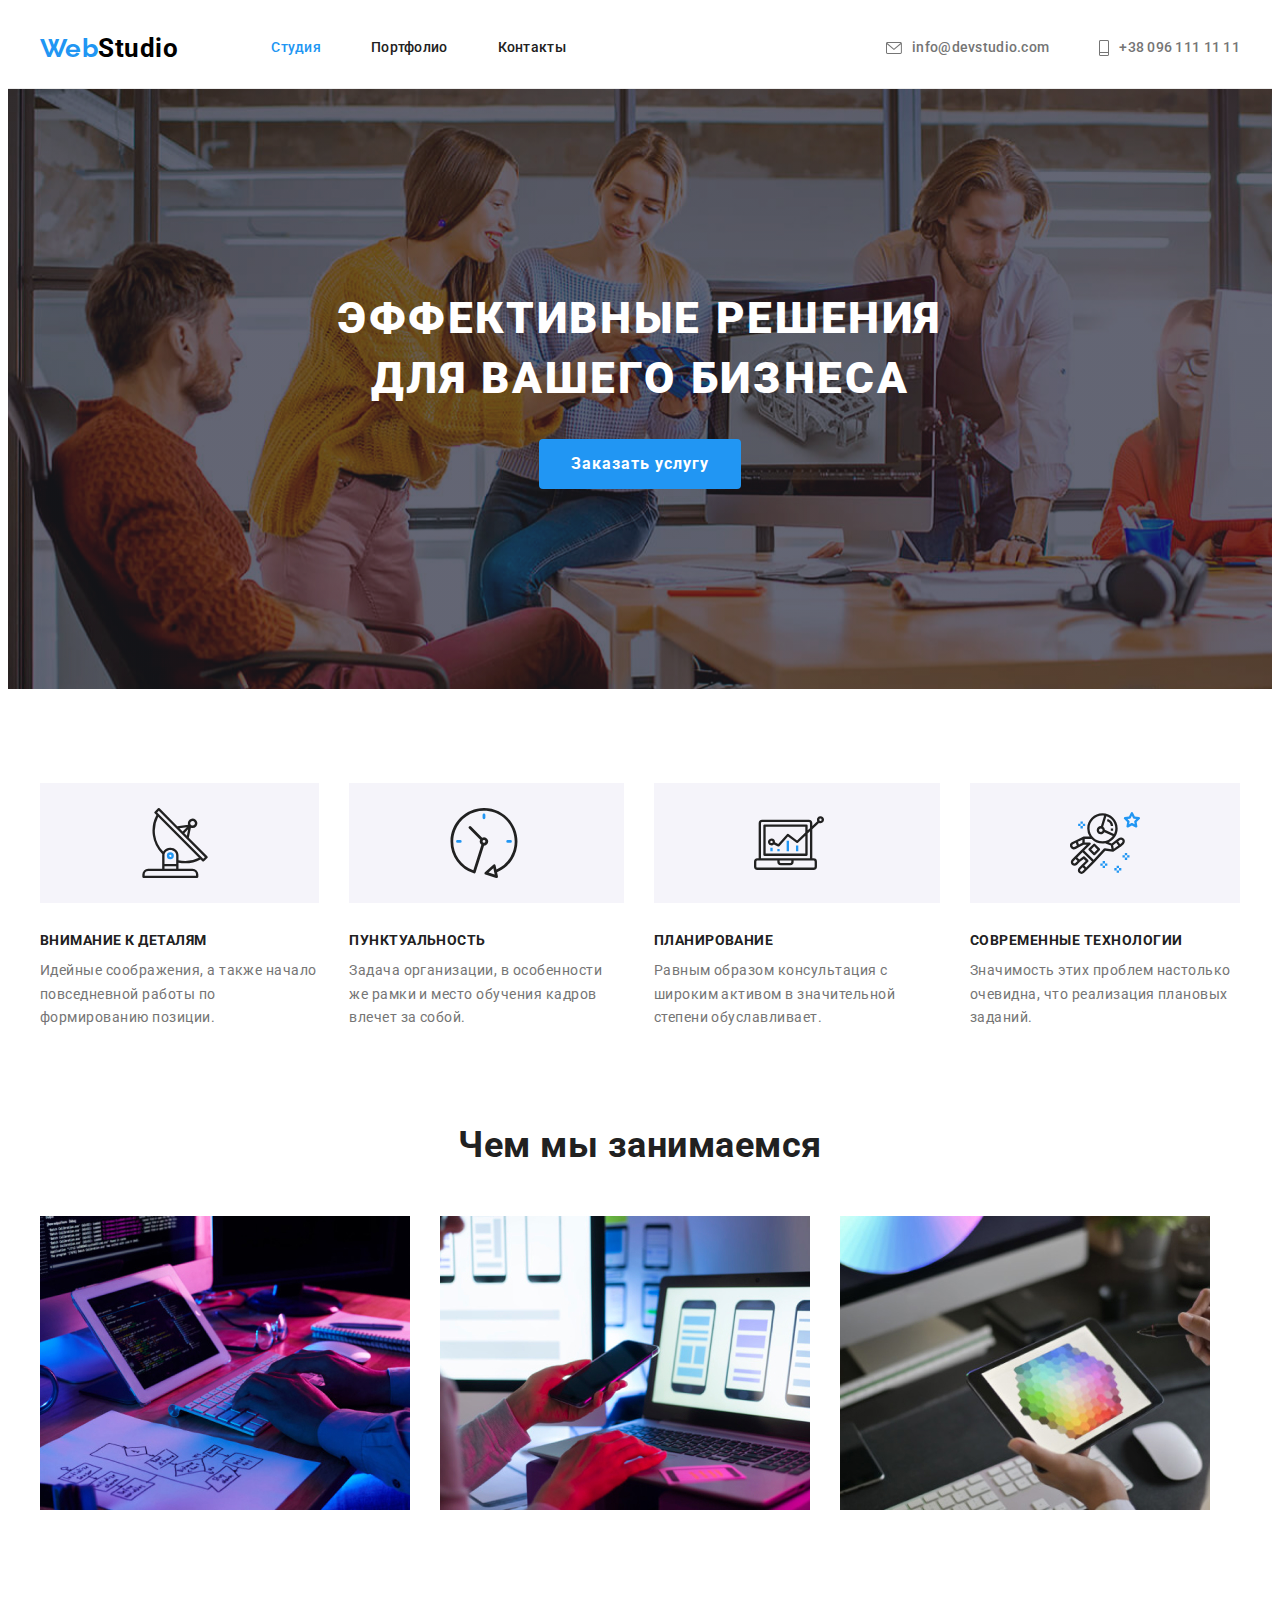
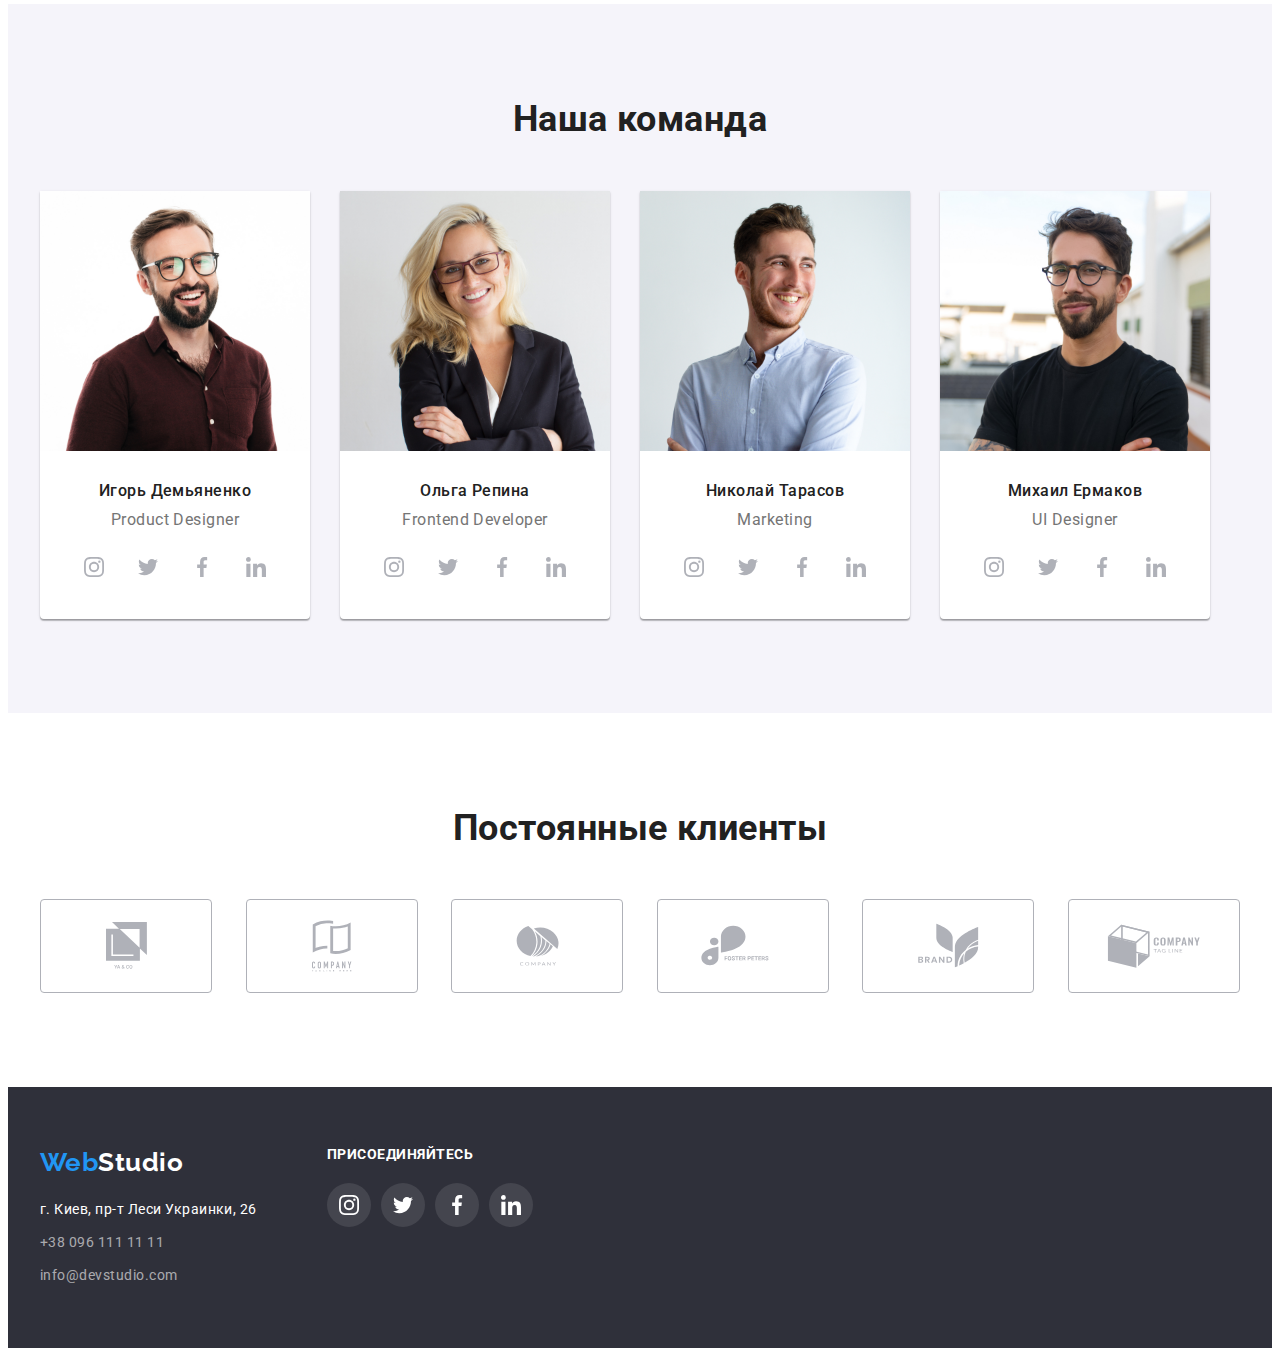
<file: index.html>
<!DOCTYPE html>
<html lang="ru">
  <head>
    <meta charset="UTF-8" />
    <meta name="viewport" content="width=device-width, initial-scale=1.0" />
    <title>Document</title>
    <link rel="preconnect" href="https://fonts.googleapis.com" />
    <link rel="preconnect" href="https://fonts.gstatic.com" crossorigin />
    <link
      href="https://fonts.googleapis.com/css2?family=Raleway:wght@700&family=Roboto:wght@400;500;700;900&display=swap"
      rel="stylesheet"
    />
    <link
      rel="stylesheet"
      href="https://cdnjs.cloudflare.com/ajax/libs/modern-normalize/1.1.0/modern-normalize.min.css"
      integrity="sha512-wpPYUAdjBVSE4KJnH1VR1HeZfpl1ub8YT/NKx4PuQ5NmX2tKuGu6U/JRp5y+Y8XG2tV+wKQpNHVUX03MfMFn9Q=="
      crossorigin="anonymous"
      referrerpolicy="no-referrer"
    />
    <link rel="stylesheet" href="./css/styles.css" />
  </head>

  <body>
    <header class="head">
      <div class="container header">
        <a href="./index.html" class="logo-header"> <span>Web</span>Studio</a>
        <nav>
          <ul class="nav">
            <li class="nav-list">
              <a href="./index.html" class="nav-link current">Студия</a>
            </li>
            <li class="nav-list">
              <a href="./portfolio.html" class="nav-link">Портфолио</a>
            </li>
            <li class="nav-list"><a href="" class="nav-link">Контакты</a></li>
          </ul>
        </nav>
        <ul class="contacts">
          <li class="nav-list">
            <a class="icon-contacts" href="mailto:info@devstudio.com"
              ><svg class="icon-adress" width="16" height="12">
                <use href="./images/icons.svg#icon-envelope-hover"></use>
              </svg>
              info@devstudio.com
            </a>
          </li>
          <li class="nav-list">
            <a class="icon-contacts" href="tel:+380961111111">
              <svg class="icon-adress" width="10" height="16">
                <use href="./images/icons.svg#icon-Vector"></use>
              </svg>
              +38 096 111 11 11
            </a>
          </li>
        </ul>
      </div>
    </header>
    <main>
      <section class="hero">
        <h1 class="hero-title">Эффективные решения для вашего бизнеса</h1>
        <button type="button" class="btn">Заказать услугу</button>
      </section>
      <!--особености-->
      <section class="section tagline">
        <div class="container">
          <h2 class="section-desc visually-hidden">Особенности</h2>
          <ul class="features">
            <li class="features-list">
              <div class="features-icon">
                <svg class="icon">
                  <use href="./images/icons.svg#icon-antenna-1"></use>
                </svg>
              </div>
              <h3 class="title-texst">Внимание к деталям</h3>
              <p class="tagline">
                Идейные соображения, а также начало повседневной работы по
                формированию позиции.
              </p>
            </li>
            <li class="features-list">
              <div class="features-icon">
                <svg class="icon">
                  <use href="./images/icons.svg#icon-clock-1"></use>
                </svg>
              </div>
              <h3 class="title-texst">Пунктуальность</h3>
              <p class="tagline">
                Задача организации, в особенности же рамки и место обучения
                кадров влечет за собой.
              </p>
            </li>
            <li class="features-list">
              <div class="features-icon">
                <svg class="icon">
                  <use href="./images/icons.svg#icon-diagram-1"></use>
                </svg>
              </div>
              <h3 class="title-texst">Планирование</h3>
              <p class="tagline">
                Равным образом консультация с широким активом в значительной
                степени обуславливает.
              </p>
            </li>
            <li class="features-list">
              <div class="features-icon">
                <svg class="icon">
                  <use href="./images/icons.svg#icon-astronaut-1"></use>
                </svg>
              </div>
              <h3 class="title-texst">Современные технологии</h3>
              <p class="tagline">
                Значимость этих проблем настолько очевидна, что реализация
                плановых заданий.
              </p>
            </li>
          </ul>
        </div>
      </section>
      <!--чем ми занимаемся-->
      <section class="section">
        <div class="container">
          <h2 class="section-desc">Чем мы занимаемся</h2>
          <ul class="features">
            <li class="pic">
              <img
                src="./images/1.jpg"
                alt="разработка десктопных приложений"
                width="370"
                height="294"
              />
            </li>
            <li class="pic">
              <img
                src="./images/2.jpg"
                alt="разработка мобильных приложений"
                width="370"
                height="294"
              />
            </li>
            <li class="pic">
              <img
                src="./images/3.jpg"
                alt="разработка дизайнерский решений"
                width="370"
                height="294"
              />
            </li>
          </ul>
        </div>
      </section>
      <!--наша команда-->
      <section class="section caption">
        <div class="container">
          <h2 class="section-desc">Наша команда</h2>
          <ul class="meta">
            <li class="img">
              <img
                src="./images/igor.jpg"
                alt="Игорь Демьяненко"
                width="270"
                height="260"
              />
              <div class="meta-texst">
                <h3 class="title">Игорь Демьяненко</h3>
                <p class="lead">Product Designer</p>
                <ul class="meta-icon">
                  <li class="icon-list">
                    <a class="icon-link" href="">
                      <svg class="icon-social-networks">
                        <use href="./images/icons.svg#icon-instagram-2"></use>
                      </svg>
                    </a>
                  </li>
                  <li class="icon-list">
                    <a class="icon-link" href="">
                      <svg class="icon-social-networks">
                        <use href="./images/icons.svg#icon-twitter-1"></use>
                      </svg>
                    </a>
                  </li>
                  <li class="icon-list">
                    <a href="" class="icon-link">
                      <svg class="icon-social-networks">
                        <use href="./images/icons.svg#icon-facebook-1"></use>
                      </svg>
                    </a>
                  </li>
                  <li class="icon-list">
                    <a href="" class="icon-link">
                      <svg class="icon-social-networks">
                        <use href="./images/icons.svg#icon-linkedin-1"></use>
                      </svg>
                    </a>
                  </li>
                </ul>
              </div>
            </li>
            <li class="img">
              <img
                src="./images/olga.jpg"
                alt="Ольга Репина"
                width="270"
                height="260"
              />
              <div class="meta-texst">
                <h3 class="title">Ольга Репина</h3>
                <p class="lead">Frontend Developer</p>
                <ul class="meta-icon">
                  <li class="icon-list">
                    <a href="" class="icon-link">
                      <svg class="icon-social-networks">
                        <use href="./images/icons.svg#icon-instagram-2"></use>
                      </svg>
                    </a>
                  </li>
                  <li class="icon-list">
                    <a href="" class="icon-link">
                      <svg class="icon-social-networks">
                        <use href="./images/icons.svg#icon-twitter-1"></use>
                      </svg>
                    </a>
                  </li>
                  <li class="icon-list">
                    <a href="" class="icon-link">
                      <svg class="icon-social-networks">
                        <use href="./images/icons.svg#icon-facebook-1"></use>
                      </svg>
                    </a>
                  </li>
                  <li class="icon-list">
                    <a href="" class="icon-link">
                      <svg class="icon-social-networks">
                        <use href="./images/icons.svg#icon-linkedin-1"></use>
                      </svg>
                    </a>
                  </li>
                </ul>
              </div>
            </li>
            <li class="img">
              <img
                src="./images/nikolay.jpg"
                alt="Николай Тарасов"
                width="270"
                height="260"
              />
              <div class="meta-texst">
                <h3 class="title">Николай Тарасов</h3>
                <p class="lead">Marketing</p>
                <ul class="meta-icon">
                  <li class="icon-list">
                    <a href="" class="icon-link">
                      <svg class="icon-social-networks">
                        <use href="./images/icons.svg#icon-instagram-2"></use>
                      </svg>
                    </a>
                  </li>
                  <li class="icon-list">
                    <a href="" class="icon-link">
                      <svg class="icon-social-networks">
                        <use href="./images/icons.svg#icon-twitter-1"></use>
                      </svg>
                    </a>
                  </li>
                  <li class="icon-list">
                    <a href="" class="icon-link">
                      <svg class="icon-social-networks">
                        <use href="./images/icons.svg#icon-facebook-1"></use>
                      </svg>
                    </a>
                  </li>
                  <li class="icon-list">
                    <a href="" class="icon-link">
                      <svg class="icon-social-networks">
                        <use href="./images/icons.svg#icon-linkedin-1"></use>
                      </svg>
                    </a>
                  </li>
                </ul>
              </div>
            </li>
            <li class="img">
              <img
                src="./images/mihail.jpg"
                alt="Михаил Ермаков"
                width="270"
                height="260"
              />
              <div class="meta-texst">
                <h3 class="title">Михаил Ермаков</h3>
                <p class="lead">UI Designer</p>
                <ul class="meta-icon">
                  <li class="icon-list">
                    <a href="" class="icon-link">
                      <svg class="icon-social-networks">
                        <use href="./images/icons.svg#icon-instagram-2"></use>
                      </svg>
                    </a>
                  </li>
                  <li class="icon-list">
                    <a href="" class="icon-link">
                      <svg class="icon-social-networks">
                        <use href="./images/icons.svg#icon-twitter-1"></use>
                      </svg>
                    </a>
                  </li>
                  <li class="icon-list">
                    <a href="" class="icon-link">
                      <svg class="icon-social-networks">
                        <use href="./images/icons.svg#icon-facebook-1"></use>
                      </svg>
                    </a>
                  </li>
                  <li class="icon-list">
                    <a href="" class="icon-link">
                      <svg class="icon-social-networks">
                        <use href="./images/icons.svg#icon-linkedin-1"></use>
                      </svg>
                    </a>
                  </li>
                </ul>
              </div>
            </li>
          </ul>
        </div>
      </section>
      <section class="section customers">
        <div class="container">
          <h2 class="section-desc">Постоянные клиенты</h2>
          <ul class="customers-list">
            <li class="customers-link">
              <a href="" class="customers-li">
                <svg class="customers-icon" width="41px" height="47px">
                  <use href="./images/icons.svg#icon-group"></use>
                </svg>
              </a>
            </li>
            <li class="customers-link">
              <a href="" class="customers-li">
                <svg class="customers-icon" width="40px" height="52px">
                  <use href="./images/icons.svg#icon-taglinehere"></use>
                </svg>
              </a>
            </li>
            <li class="customers-link">
              <a href="" class="customers-li">
                <svg class="customers-icon" width="43" height="41">
                  <use href="./images/icons.svg#icon-company"></use>
                </svg>
              </a>
            </li>
            <li class="customers-link">
              <a href="" class="customers-li">
                <svg class="customers-icon" width="84" height="41">
                  <use href="./images/icons.svg#icon-fosters"></use>
                </svg>
              </a>
            </li>
            <li class="customers-link">
              <a href="" class="customers-li">
                <svg class="customers-icon" width="63" height="45">
                  <use href="./images/icons.svg#icon-brand"></use>
                </svg>
              </a>
            </li>
            <li class="customers-link">
              <a href="" class="customers-li">
                <svg class="customers-icon" width="94" height="44">
                  <use href="./images/icons.svg#icon-tagline"></use>
                </svg>
              </a>
            </li>
          </ul>
        </div>
      </section>
    </main>
    <footer class="footer">
      <div class="container footer-tags">
        <div class="footer-contact">
          <a href="./index.html" class="logo"> <span>Web</span>Studio</a>
          <address>
            <ul>
              <li class="footer-texst">
                <a href="" class="footer-link"
                  >г. Киев, пр-т Леси Украинки, 26</a
                >
              </li>
              <li class="footer-texst">
                <a href="tel:+380961111111" class="footer-title"
                  >+38 096 111 11 11</a
                >
              </li>
              <li class="footer-texst">
                <a href="mailto:info@devstudio.com" class="footer-title"
                  >info@devstudio.com</a
                >
              </li>
            </ul>
          </address>
        </div>
        <div class="footer-networks">
          <h2 class="footer-entry">присоединяйтесь</h2>
          <ul class="footer-list">
            <li class="footer-list">
              <a href="" class="footer-item">
                <svg class="foooter-icon">
                  <use href="./images/icons.svg#icon-instagram-2"></use>
                </svg>
              </a>
            </li>
            <li class="footer-list">
              <a href="" class="footer-item">
                <svg class="foooter-icon">
                  <use href="./images/icons.svg#icon-twitter-1"></use>
                </svg>
              </a>
            </li>
            <li class="footer-list">
              <a href="" class="footer-item">
                <svg class="foooter-icon">
                  <use href="./images/icons.svg#icon-facebook-1"></use>
                </svg>
              </a>
            </li>
            <li class="footer-list">
              <a href="" class="footer-item">
                <svg class="foooter-icon">
                  <use href="./images/icons.svg#icon-linkedin-1"></use>
                </svg>
              </a>
            </li>
          </ul>
        </div>
      </div>
    </footer>
  </body>
</html>
</file>
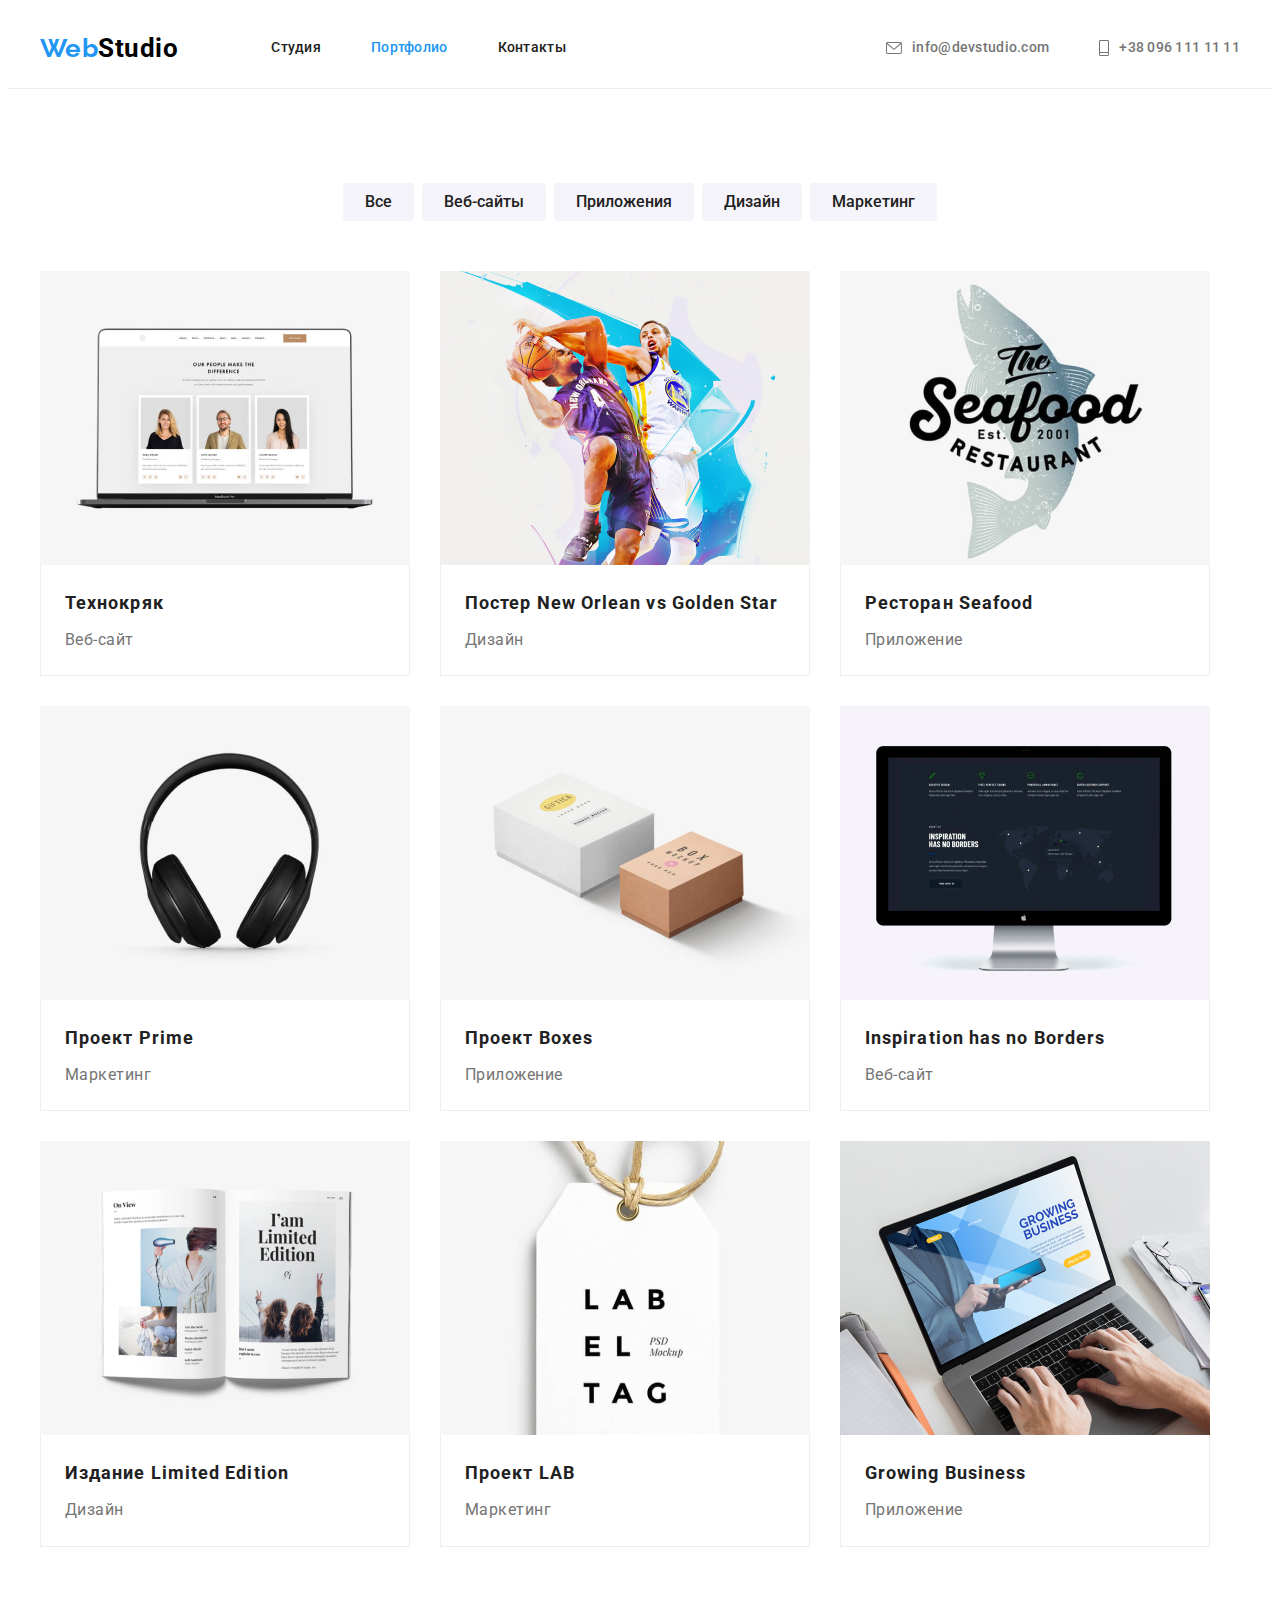
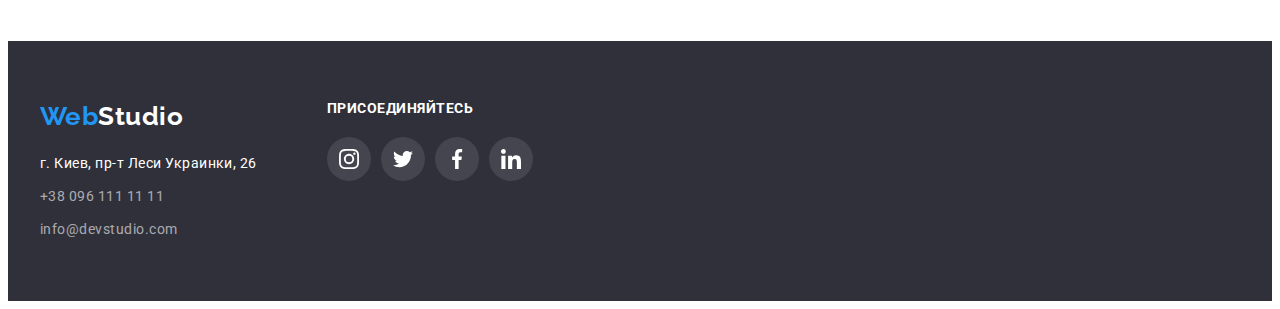
<file: portfolio.html>
<!DOCTYPE html>
<html lang="ru">
  <head>
    <meta charset="UTF-8" />
    <meta name="viewport" content="width=device-width, initial-scale=1.0" />
    <title>Document</title>
    <link rel="preconnect" href="https://fonts.googleapis.com" />
    <link rel="preconnect" href="https://fonts.gstatic.com" crossorigin />
    <link
      href="https://fonts.googleapis.com/css2?family=Raleway:wght@700&family=Roboto:wght@400;500;700;900&display=swap"
      rel="stylesheet"
    />
    <link
      rel="stylesheet"
      href="https://cdnjs.cloudflare.com/ajax/libs/modern-normalize/1.1.0/modern-normalize.min.css"
      integrity="sha512-wpPYUAdjBVSE4KJnH1VR1HeZfpl1ub8YT/NKx4PuQ5NmX2tKuGu6U/JRp5y+Y8XG2tV+wKQpNHVUX03MfMFn9Q=="
      crossorigin="anonymous"
      referrerpolicy="no-referrer"
    />
    <link rel="stylesheet" href="./css/styles.css" />
  </head>

  <body>
    <header class="head">
      <div class="container header">
        <a href="./index.html" class="logo-header"> <span>Web</span>Studio</a>
        <nav>
          <ul class="nav">
            <li class="nav-list">
              <a href="./index.html" class="nav-link">Студия</a>
            </li>
            <li class="nav-list">
              <a href="./portfolio.html" class="nav-link current">Портфолио</a>
            </li>
            <li class="nav-list"><a href="" class="nav-link">Контакты</a></li>
          </ul>
        </nav>
        <ul class="contacts">
          <li class="nav-list">
            <a class="icon-contacts" href="mailto:info@devstudio.com"
              ><svg class="icon-adress" width="16" height="12">
                <use href="./images/icons.svg#icon-envelope-hover"></use>
              </svg>
              info@devstudio.com
            </a>
          </li>
          <li class="nav-list">
            <a class="icon-contacts" href="tel:+380961111111">
              <svg class="icon-adress" width="10" height="16">
                <use href="./images/icons.svg#icon-Vector"></use>
              </svg>
              +38 096 111 11 11
            </a>
          </li>
        </ul>
      </div>
    </header>
    <main>
      <section class="section">
        <div class="container">
          <h1 class="section-title visually-hidden">Портфолио</h1>
          <ul class="nav-btn">
            <li class="link-btn">
              <button type="button" class="button">Все</button>
            </li>
            <li class="link-btn">
              <button type="button" class="button">Веб-сайты</button>
            </li>
            <li class="link-btn">
              <button type="button" class="button">Приложения</button>
            </li>
            <li class="link-btn">
              <button type="button" class="button">Дизайн</button>
            </li>
            <li class="link-btn">
              <button type="button" class="button">Маркетинг</button>
            </li>
          </ul>

          <ul class="features portfolio">
            <li class="features-item">
              <a class="features-link" href=""
                ><img
                  src="./images/tehnokryk.jpg"
                  alt="Экран ноутбука с открытым вэб сайтом"
                  width="370"
                  height="294"
                />
                <div class="image">
                  <h2 class="title">Технокряк</h2>
                  <p class="link">Веб-сайт</p>
                </div>
              </a>
            </li>
            <li class="features-item">
              <a class="features-link" href=""
                ><img
                  src="./images/NewOrlean.jpg"
                  alt="Постер New Orlean vs Golden Star"
                  width="370"
                  height="294"
                />
                <div class="image">
                  <h2 class="title">Постер New Orlean vs Golden Star</h2>
                  <p class="link">Дизайн</p>
                </div>
              </a>
            </li>
            <li class="features-item">
              <a class="features-link" href=""
                ><img
                  src="./images/Seafood.jpg"
                  alt="Лого ресторана Seafood"
                  width="370"
                  height="294"
                />
                <div class="image">
                  <h2 class="title">Ресторан Seafood</h2>
                  <p class="link">Приложение</p>
                </div>
              </a>
            </li>
            <li class="features-item">
              <a class="features-link" href=""
                ><img
                  src="./images/Prime.jpg"
                  alt="Наушники"
                  width="370"
                  height="294"
                />
                <div class="image">
                  <h2 class="title">Проект Prime</h2>
                  <p class="link">Маркетинг</p>
                </div>
              </a>
            </li>
            <li class="features-item">
              <a class="features-link" href=""
                ><img
                  src="./images/Boxes.jpg"
                  alt="Две коробки"
                  width="370"
                  height="294"
                />
                <div class="image">
                  <h2 class="title">Проект Boxes</h2>
                  <p class="link">Приложение</p>
                </div>
              </a>
            </li>
            <li class="features-item">
              <a class="features-link" href=""
                ><img
                  src="./images/InspirationhasnoBorders.jpg"
                  alt="Монитор компьютера"
                  width="370"
                  height="294"
                />
                <div class="image">
                  <h2 class="title">Inspiration has no Borders</h2>
                  <p class="link">Веб-сайт</p>
                </div>
              </a>
            </li>
            <li class="features-item">
              <a class="features-link" href=""
                ><img
                  src="./images/LimitedEdition.jpg"
                  alt="книга"
                  width="370"
                  height="294"
                />
                <div class="image">
                  <h2 class="title">Издание Limited Edition</h2>
                  <p class="link">Дизайн</p>
                </div>
              </a>
            </li>
            <li class="features-item">
              <a class="features-link" href=""
                ><img
                  src="./images/LAB.jpg"
                  alt="этикетка"
                  width="370"
                  height="294"
                />
                <div class="image">
                  <h2 class="title">Проект LAB</h2>
                  <p class="link">Маркетинг</p>
                </div>
              </a>
            </li>
            <li class="features-item">
              <a class="features-link" href=""
                ><img
                  src="./images/GrowingBusiness.jpg"
                  alt="ноутбук"
                  width="370"
                  height="294"
                />
                <div class="image">
                  <h2 class="title">Growing Business</h2>
                  <p class="link">Приложение</p>
                </div>
              </a>
            </li>
          </ul>
        </div>
      </section>
    </main>
    <footer class="footer">
      <div class="container footer-tags">
        <div class="footer-contact">
          <a href="./index.html" class="logo"> <span>Web</span>Studio</a>
          <address>
            <ul>
              <li class="footer-texst">
                <a href="" class="footer-link"
                  >г. Киев, пр-т Леси Украинки, 26</a
                >
              </li>
              <li class="footer-texst">
                <a href="tel:+380961111111" class="footer-title"
                  >+38 096 111 11 11</a
                >
              </li>
              <li class="footer-texst">
                <a href="mailto:info@devstudio.com" class="footer-title"
                  >info@devstudio.com</a
                >
              </li>
            </ul>
          </address>
        </div>
        <div class="footer-networks">
          <h2 class="title-texst footer-entry">присоединяйтесь</h2>
          <ul class="footer-list">
            <li class="footer-list">
              <a href="" class="footer-item">
                <svg class="foooter-icon">
                  <use href="./images/icons.svg#icon-instagram-2"></use>
                </svg>
              </a>
            </li>
            <li class="footer-list">
              <a href="" class="footer-item">
                <svg class="foooter-icon">
                  <use href="./images/icons.svg#icon-twitter-1"></use>
                </svg>
              </a>
            </li>
            <li class="footer-list">
              <a href="" class="footer-item">
                <svg class="foooter-icon">
                  <use href="./images/icons.svg#icon-facebook-1"></use>
                </svg>
              </a>
            </li>
            <li class="footer-list">
              <a href="" class="footer-item">
                <svg class="foooter-icon">
                  <use href="./images/icons.svg#icon-linkedin-1"></use>
                </svg>
              </a>
            </li>
          </ul>
        </div>
      </div>
    </footer>
  </body>
</html>
</file>
<file: css/styles.css>
:root {
  --accent-color: #2196f3;
  --title-text-color: #757575;
  --primary-text-title: #212121;
  --logo-black: #000000;
  --footer-text-primary: #ffffff;
  --fotter-text-title: rgba(255, 255, 255, 0.6);
  --secondary-background: #2f303a;
  --primary-background: #ffffff;
  --background: #f5f4fa;
  --but: #188ce8;
  --icon: #afb1b8;
}
body {
  background-color: var(--primary-background);
  color: var(--title-text-color);
  font-family: Roboto, sans-serif;
  letter-spacing: 0.03em;
}
ul {
  list-style: none;
  padding: 0;
  margin: 0;
}

a {
  text-decoration: none;
}
h1,
h2,
h3,
h4,
h5,
p {
  margin-top: 0;
  margin-bottom: 0;
}
/*head*/

.logo {
  color: var(--footer-text-primary);
  font-family: Raleway, sans-serif;
  font-weight: 700;
  font-size: 26px;
  line-height: 1.19;
}

.logo > span {
  color: var(--accent-color);
  font-family: Raleway, sans-serif;
  font-weight: 700;
  font-size: 26px;
  line-height: 1.19;
}

.nav-link {
  color: var(--primary-text-title);
  font-weight: 500;
  font-size: 14px;
  line-height: 1.14;
  letter-spacing: 0.02em;

  padding-top: 32px;
  padding-bottom: 32px;
  display: block;
}
.nav-list {
  margin-right: 50px;
}

.nav-list:last-child {
  margin-right: 0;
}

.nav .current {
  color: var(--accent-color);
}
.nav {
  display: flex;
  margin-left: 93px;
}

.nav-link:hover,
.nav-link:focus {
  color: var(--accent-color);
}

.contacts {
  display: flex;
  margin-left: auto;
}
.header {
  display: flex;
  align-items: center;
}
.head {
  border-bottom: 1px solid #ececec;
}

.contacts a {
  color: var(--title-text-color);
  font-weight: 500;
  font-size: 14px;
  line-height: 1.14;
  letter-spacing: 0.02em;
  display: flex;
  align-items: center;
}

.icon-contacts:hover .icon-adress,
.icon-contacts:focus .icon-adress {
  fill: var(--accent-color);
}

.icon-contacts:hover,
.icon-contacts:focus {
  color: var(--accent-color);
}

.icon-adress {
  fill: var(--title-text-color);
  justify-content: center;
  align-items: center;
  margin-right: 10px;
}
.container {
  width: 1200px;
  padding-left: 15px;
  padding-right: 15px;
  margin-left: auto;
  margin-right: auto;
}
/*hero*/
.hero {
  text-align: center;
  padding-top: 200px;
  padding-bottom: 200px;
  background-image: linear-gradient(
      to right,
      rgba(47, 48, 58, 0.4),
      rgba(47, 48, 58, 0.4)
    ),
    url(../images/Img.jpg);
  max-width: 1600px;
  margin-left: auto;
  margin-right: auto;
}
.hero-title {
  color: var(--footer-text-primary);
  font-weight: 900;
  font-size: 44px;
  line-height: 1.36;
  text-align: center;
  letter-spacing: 0.06em;
  text-transform: uppercase;

  margin-bottom: 30px;
  flex-wrap: wrap;
  margin-left: auto;
  margin-right: auto;
  max-width: 700px;
}
/*section*/

.section-desc {
  color: var(--primary-text-title);
  font-weight: 700;
  font-size: 36px;
  line-height: 1.17;
  text-align: center;

  margin-bottom: 50px;
}

.section {
  padding-top: 94px;
  padding-bottom: 94px;
}
.tagline {
  padding-bottom: 0;
}

.portfolio {
  display: flex;
  flex-wrap: wrap;
  gap: 30px;
}

.features {
  display: flex;
}
.features .title {
  color: var(--primary-text-title);
  font-weight: 700;
  font-size: 18px;
  line-height: 2;
  letter-spacing: 0.06em;

  margin-bottom: 4px;
}
.features .title-texst {
  color: var(--primary-text-title);
  font-weight: 700;
  font-size: 14px;
  line-height: 1.14;
  text-transform: uppercase;
  margin-bottom: 10px;
}

.features .tagline {
  font-size: 14px;
  line-height: 1.71;
}

.features-list {
  margin-right: 30px;
}

.features-list:last-child {
  margin-right: 0;
}

.features-icon {
  background-color: #f5f4fa;
  max-height: 120px;
  margin-bottom: 30px;
}

.icon {
  width: 70px;
  height: 70px;
  margin: 25px 100px;
}

.icon-social-networks {
  width: 20px;
  height: 20px;
}

.icon-social-networks {
  fill: var(--icon);
  width: 20px;
  height: 20px;
}

.icon-link:hover .icon-social-networks,
.icon-link:focus .icon-social-networks {
  fill: var(--primary-background);
}

.icon-link {
  display: flex;
  justify-content: center;
  align-items: center;
  width: 44px;
  height: 44px;
  border-radius: 50%;
  background-color: inherit;
}
.icon-link:hover,
.icon-link:focus {
  background-color: var(--accent-color);
}

.meta {
  display: flex;
  text-align: center;
}
.meta .title {
  color: var(--primary-text-title);
  font-weight: 500;
  font-size: 16px;
  line-height: 1.19;
  margin-bottom: 10px;
}
.meta .lead {
  font-size: 16px;
  line-height: 1.19;
  margin-bottom: 16px;
}

.meta-texst {
  padding-top: 30px;
  padding-bottom: 30px;
}

.meta-icon {
  display: flex;
  padding: 0 32px 0 32px;
  justify-content: space-between;
}

.link {
  color: var(--title-text-color);
  font-size: 16px;
  line-height: 1.9;
}

.customers {
  background-color: var(--primary-background);
}

.customers-list {
  display: flex;
  align-items: center;
  justify-content: space-between;
}

.customers-li {
  display: flex;
  justify-content: center;
  align-items: center;
  border: 1px solid #afb1b8;
  border-radius: 4px;
  width: 170px;
  height: 92px;
}

.customers-icon {
  fill: var(--icon);
}

.customers-li:hover .customers-icon,
.customers-li:focus .customers-icon {
  fill: var(--accent-color);
}

.customers-li:hover,
.customers-li:focus {
  border: 1px solid var(--accent-color);
}
.features-item:hover,
.features-item:focus {
  box-shadow: 0px 1px 1px rgba(0, 0, 0, 0.12), 0px 4px 4px rgba(0, 0, 0, 0.06),
    1px 4px 6px rgba(0, 0, 0, 0.16);
}

.img {
  margin-right: 30px;
  background-color: var(--primary-background);
  border-radius: 0px 0px 4px 4px;
  box-shadow: 0px 1px 3px rgba(0, 0, 0, 0.12), 0px 1px 1px rgba(0, 0, 0, 0.14),
    0px 2px 1px rgba(0, 0, 0, 0.2);
}

img {
  display: block;
}
.pic {
  margin-right: 30px;
}

.pic:last-child {
  margin-right: 0;
}

.img:last-child {
  margin-right: 0;
}
.image {
  border-bottom: 1px solid #eeeeee;
  border-left: 1px solid #eeeeee;
  border-right: 1px solid #eeeeee;
  padding: 20px 24px;
}

/*footer*/
.footer-link {
  color: var(--footer-text-primary);
  font-size: 14px;
  line-height: 1.71;
  font-style: normal;

  display: block;
}
.footer-title {
  color: var(--fotter-text-title);
  font-size: 14px;
  line-height: 1.71;
  font-style: normal;

  display: block;
}
.footer-texst {
  margin-top: 9px;
}

.footer-texst:first-child {
  margin-top: 20px;
}

.footer-title:hover,
.footer-link:hover,
.footer-link:focus,
.footer-title:focus {
  color: var(--accent-color);
}

.footer {
  background-color: var(--secondary-background);
  padding-bottom: 60px;
  padding-top: 60px;
  display: block;
}

.footer-tags {
  display: flex;
}

.footer-entry {
  color: var(--footer-text-primary);
  margin-bottom: 20px;
  font-weight: 700;
  font-size: 14px;
  line-height: 1.14;
  text-transform: uppercase;
}

.footer-contact {
  margin-right: 70px;
}

.foooter-icon {
  fill: var(--footer-text-primary);
  width: 20px;
  height: 20px;
}

.footer-item {
  display: flex;
  justify-content: center;
  align-items: center;
  width: 44px;
  height: 44px;
  border-radius: 50%;
  background-color: rgba(255, 255, 255, 0.1);
}
.footer-item:hover,
.footer-item:focus {
  background-color: var(--accent-color);
}
.footer-list:not(:last-child) {
  margin-right: 10px;
}
.footer-list {
  display: flex;
}

.logo-header {
  color: var(--logo-black);
  font-weight: 700;
  font-size: 26px;
  line-height: 1.19;
}
.logo-header > span {
  color: var(--accent-color);
  font-family: Raleway, sans-serif;
  font-weight: 700;
  font-size: 26px;
  line-height: 1.19;
}
/*button*/
.button {
  color: var(--primary-text-title);
  background-color: var(--background);
  font-weight: 500;
  font-size: 16px;
  line-height: 1.6;
  text-align: center;
  cursor: pointer;
  font-family: Roboto, sans-serif;
  border: none;
  border-width: 0;

  border-radius: 4px;
  padding: 6px 22px;
  display: inline-block;
}
.button:hover,
.button:focus {
  background-color: var(--accent-color);
  color: var(--footer-text-primary);
  box-shadow: 0px 3px 1px rgba(0, 0, 0, 0.1), 0px 1px 2px rgba(0, 0, 0, 0.08),
    0px 2px 2px rgba(0, 0, 0, 0.12);
}
.btn {
  background-color: var(--accent-color);
  color: var(--footer-text-primary);
  font-weight: 700;
  font-size: 16px;
  line-height: 1.875;
  font-family: Roboto, sans-serif;
  align-items: center;
  text-align: center;
  letter-spacing: 0.06em;
  cursor: pointer;

  border-radius: 4px;
  padding: 10px 32px;
  border-width: 0;
  min-width: 200px;
  display: inline-block;
}
.btn:hover,
.btn:focus {
  background-color: var(--but);
}

.nav-btn {
  display: flex;
  justify-content: center;
  margin-bottom: 50px;
}

.link-btn {
  margin-right: 8px;
}

.link-btn:last-child {
  margin-right: 0;
}

.caption {
  background-color: var(--background);
}
.visually-hidden {
  position: absolute;
  width: 1px;
  height: 1px;
  margin: -1px;
  border: 0;
  padding: 0;

  white-space: nowrap;
  clip-path: inset(100%);
  clip: rect(0 0 0 0);
  overflow: hidden;
}
</file>
